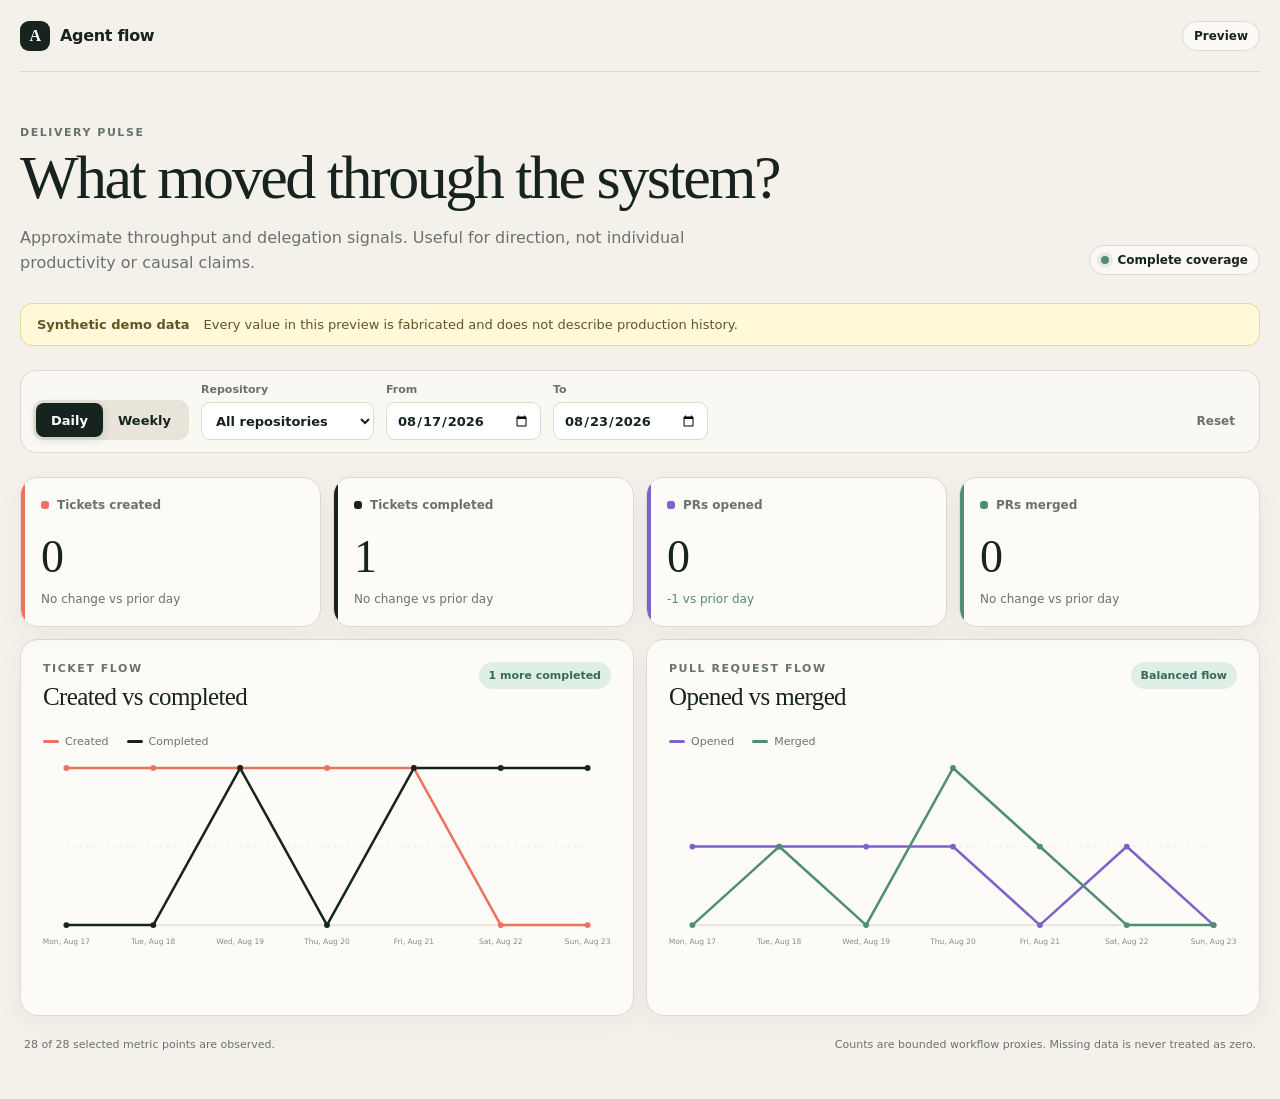
<file: index.html>
<!doctype html>
<html lang="en">
  <head>
    <meta charset="UTF-8" />
    <meta name="viewport" content="width=device-width, initial-scale=1.0" />
    <meta
      name="description"
      content="Throughput proxy dashboard for ticket and pull request flow"
    />
    <title>Agent flow — preview</title>
    <link rel="icon" href="./favicon.svg" type="image/svg+xml" />
    <link rel="stylesheet" href="./styles.css?v=921d85409b52eeef" />
  </head>
  <body>
    <main class="shell">
      <header class="topbar">
        <div class="brand">
          <span class="brand-mark" aria-hidden="true">A</span>
          <span id="brand-label">Agent flow</span>
        </div>
        <div class="preview-badge">Preview</div>
      </header>

      <section class="intro" aria-labelledby="page-title">
        <div>
          <p class="eyebrow">Delivery pulse</p>
          <h1 id="page-title">What moved through the system?</h1>
          <p class="lede">
            Approximate throughput and delegation signals. Useful for direction,
            not individual productivity or causal claims.
          </p>
        </div>
        <div class="quality-pill" id="quality-pill" aria-live="polite">
          <span class="quality-dot"></span>
          <span id="quality-label">Loading coverage…</span>
        </div>
      </section>

      <aside class="demo-notice" id="demo-notice">
        <strong id="dataset-heading">Loading data…</strong>
        <span id="dataset-detail">Checking the bounded aggregate snapshot.</span>
      </aside>

      <section class="controls" aria-label="Dashboard filters">
        <div class="period-toggle" role="group" aria-label="Aggregation period">
          <button type="button" class="period-button active" data-period="daily" aria-pressed="true">Daily</button>
          <button type="button" class="period-button" data-period="weekly" aria-pressed="false">Weekly</button>
        </div>
        <label>
          <span>Repository</span>
          <select id="repository-filter">
            <option value="all">All repositories</option>
          </select>
        </label>
        <label>
          <span>From</span>
          <input id="start-filter" type="date" />
        </label>
        <label>
          <span>To</span>
          <input id="end-filter" type="date" />
        </label>
        <button type="button" class="reset-button" id="reset-filters">Reset</button>
        <p class="filter-error" id="filter-error" role="status" aria-live="polite"></p>
      </section>

      <section class="kpi-grid" id="kpi-grid" aria-label="Latest throughput counts"></section>

      <section class="flow-grid">
        <article class="chart-card">
          <div class="card-heading">
            <div>
              <p class="eyebrow">Ticket flow</p>
              <h2>Created vs completed</h2>
            </div>
            <div class="delta-chip" id="ticket-delta"></div>
          </div>
          <div class="legend" aria-hidden="true">
            <span><i class="swatch coral"></i>Created</span>
            <span><i class="swatch ink"></i>Completed</span>
          </div>
          <div id="ticket-chart" class="chart"></div>
        </article>

        <article class="chart-card">
          <div class="card-heading">
            <div>
              <p class="eyebrow">Pull request flow</p>
              <h2>Opened vs merged</h2>
            </div>
            <div class="delta-chip" id="pr-delta"></div>
          </div>
          <div class="legend" aria-hidden="true">
            <span><i class="swatch violet"></i>Opened</span>
            <span><i class="swatch sage"></i>Merged</span>
          </div>
          <div id="pr-chart" class="chart"></div>
        </article>
      </section>

      <footer>
        <p id="coverage-detail">Coverage is calculated from the selected complete periods.</p>
        <p>Counts are bounded workflow proxies. Missing data is never treated as zero.</p>
      </footer>
    </main>

    <script type="module" src="./app.mjs?v=2c558a41d2ca0c48"></script>
  </body>
</html>
</file>
<file: styles.css>
:root {
  color-scheme: light;
  --paper: #f4f1ea;
  --surface: #fcfbf7;
  --ink: #17231f;
  --muted: #69726d;
  --line: #ddd9cf;
  --coral: #ef725e;
  --violet: #7d63c7;
  --sage: #4e8e73;
  font-family: Inter, ui-sans-serif, system-ui, -apple-system, BlinkMacSystemFont, "Segoe UI", sans-serif;
}

* { box-sizing: border-box; }
body { margin: 0; background: var(--paper); color: var(--ink); }
button, input, select { font: inherit; }
button { color: inherit; }

.shell { width: min(1240px, calc(100% - 40px)); margin: 0 auto; padding-bottom: 48px; }
.topbar { min-height: 72px; display: flex; align-items: center; justify-content: space-between; border-bottom: 1px solid var(--line); }
.brand { display: flex; align-items: center; gap: 10px; font-weight: 750; letter-spacing: -.02em; }
.brand-mark { display: grid; place-items: center; width: 30px; height: 30px; border-radius: 9px; background: var(--ink); color: white; font-family: Georgia, serif; }
.preview-badge, .quality-pill { border: 1px solid var(--line); border-radius: 999px; background: rgba(255,255,255,.58); padding: 7px 11px; font-size: 12px; font-weight: 700; }
.intro { display: flex; align-items: end; justify-content: space-between; gap: 32px; padding: 54px 0 28px; }
.eyebrow { margin: 0 0 8px; color: var(--muted); font-size: 11px; font-weight: 800; letter-spacing: .14em; text-transform: uppercase; }
h1 { margin: 0; max-width: 760px; font-family: Georgia, "Times New Roman", serif; font-size: clamp(38px, 5vw, 62px); font-weight: 500; letter-spacing: -.04em; line-height: .98; }
.lede { max-width: 670px; margin: 18px 0 0; color: var(--muted); font-size: 16px; line-height: 1.55; }
.quality-pill { display: flex; align-items: center; gap: 8px; white-space: nowrap; }
.quality-dot { width: 8px; height: 8px; border-radius: 50%; background: var(--sage); box-shadow: 0 0 0 4px rgba(78,142,115,.12); }
.quality-pill[data-status="partial"] .quality-dot { background: #d59a3a; box-shadow: 0 0 0 4px rgba(213,154,58,.14); }
.quality-pill[data-status="unavailable"] .quality-dot { background: #929893; box-shadow: none; }
.demo-notice { display: flex; align-items: center; gap: 14px; padding: 13px 16px; border: 1px solid #e6d79a; border-radius: 12px; background: #fff8d9; color: #615525; font-size: 13px; }
.demo-notice strong { flex: 0 0 auto; }
.controls { display: flex; flex-wrap: wrap; align-items: end; gap: 12px; margin: 24px 0; padding: 12px; border: 1px solid var(--line); border-radius: 16px; background: rgba(252,251,247,.72); }
.controls label { display: grid; gap: 6px; color: var(--muted); font-size: 11px; font-weight: 750; }
.controls select, .controls input { min-height: 38px; border: 1px solid var(--line); border-radius: 9px; background: white; padding: 0 10px; color: var(--ink); font-size: 13px; }
.period-toggle { display: flex; padding: 3px; border-radius: 10px; background: #e8e4da; }
.period-button { min-height: 34px; border: 0; border-radius: 8px; background: transparent; padding: 0 15px; cursor: pointer; font-size: 13px; font-weight: 750; }
.period-button.active { background: var(--ink); color: white; box-shadow: 0 2px 8px rgba(23,35,31,.16); }
.reset-button { min-height: 38px; margin-left: auto; border: 0; background: transparent; padding: 0 12px; color: var(--muted); cursor: pointer; font-size: 12px; font-weight: 750; }
.filter-error { flex-basis: 100%; margin: 0; color: #9f493a; font-size: 12px; font-weight: 700; }
.filter-error:empty { display: none; }
.controls input[aria-invalid="true"] { border-color: #c45c4b; box-shadow: 0 0 0 2px rgba(196,92,75,.12); }
.kpi-grid { display: grid; grid-template-columns: repeat(4, 1fr); gap: 12px; }
.kpi-card, .chart-card { border: 1px solid var(--line); border-radius: 18px; background: var(--surface); box-shadow: 0 8px 28px rgba(42,49,44,.045); }
.kpi-card { position: relative; overflow: hidden; padding: 20px; }
.kpi-card::before { position: absolute; inset: 0 auto 0 0; width: 4px; background: var(--accent); content: ""; }
.kpi-card.coral { --accent: var(--coral); } .kpi-card.ink { --accent: var(--ink); } .kpi-card.violet { --accent: var(--violet); } .kpi-card.sage { --accent: var(--sage); }
.kpi-label { display: flex; align-items: center; gap: 8px; color: var(--muted); font-size: 12px; font-weight: 750; }
.metric-icon { width: 8px; height: 8px; border-radius: 3px; background: var(--accent); }
.kpi-value { margin-top: 22px; font-family: Georgia, serif; font-size: 46px; line-height: 1; }
.kpi-change { margin-top: 12px; color: var(--muted); font-size: 12px; }
.kpi-change.up { color: #aa4e3f; } .kpi-change.down { color: var(--sage); }
.flow-grid { display: grid; grid-template-columns: 1fr 1fr; gap: 12px; margin-top: 12px; }
.chart-card { min-width: 0; padding: 22px; }
.card-heading { display: flex; align-items: start; justify-content: space-between; gap: 16px; }
h2 { margin: 0; font-family: Georgia, serif; font-size: 25px; font-weight: 500; letter-spacing: -.025em; }
.delta-chip { flex: 0 0 auto; border-radius: 999px; padding: 7px 10px; background: #f1eee6; color: var(--muted); font-size: 11px; font-weight: 750; }
.delta-chip.warm { background: #fce7e1; color: #9f493a; } .delta-chip.cool { background: #dfeee7; color: #356b55; }
.legend { display: flex; gap: 18px; margin: 24px 0 5px; color: var(--muted); font-size: 11px; }
.legend span { display: flex; align-items: center; gap: 6px; }
.swatch { width: 16px; height: 3px; border-radius: 2px; } .swatch.coral { background: var(--coral); } .swatch.ink { background: var(--ink); } .swatch.violet { background: var(--violet); } .swatch.sage { background: var(--sage); }
.chart { min-height: 240px; }
.chart svg { display: block; width: 100%; height: auto; overflow: visible; }
.chart text { fill: #858b87; font-size: 9px; }
.axis { stroke: #c9c7bf; } .gridline { stroke: #e8e5dd; stroke-dasharray: 3 5; }
.empty-state { min-height: 240px; display: grid; place-items: center; color: var(--muted); font-size: 13px; }
footer { display: flex; justify-content: space-between; gap: 24px; padding: 22px 4px 0; color: var(--muted); font-size: 11px; }
footer p { margin: 0; }

@media (max-width: 900px) {
  .kpi-grid { grid-template-columns: repeat(2, 1fr); }
  .flow-grid { grid-template-columns: 1fr; }
  .controls { flex-wrap: wrap; }
  .reset-button { margin-left: 0; }
}

@media (max-width: 600px) {
  .shell { width: min(100% - 24px, 1240px); }
  .topbar { min-height: 60px; }
  .intro { display: grid; padding: 36px 0 22px; }
  h1 { font-size: 40px; }
  .quality-pill { width: fit-content; }
  .demo-notice { align-items: start; flex-direction: column; gap: 5px; }
  .controls { display: grid; grid-template-columns: 1fr 1fr; }
  .period-toggle, .controls label:first-of-type { grid-column: 1 / -1; }
  .filter-error { grid-column: 1 / -1; }
  .period-button { flex: 1; }
  .controls select, .controls input { width: 100%; }
  .kpi-grid { grid-template-columns: 1fr 1fr; }
  .kpi-card { padding: 16px; }
  .kpi-value { margin-top: 18px; font-size: 38px; }
  .card-heading { display: grid; }
  .delta-chip { width: fit-content; }
  .chart-card { padding: 18px 14px; }
  footer { flex-direction: column; gap: 8px; }
}

/* Measured-route enhancements leave the approved synthetic design unchanged. */
[hidden] { display: none !important; }
.load-notice { margin: 16px 0; padding: 14px 16px; border: 1px solid var(--line); border-radius: 12px; background: var(--surface); display: flex; align-items: center; justify-content: space-between; gap: 12px; font-size: 14px; }
.load-notice button, .freshness button { min-height: 40px; border: 1px solid var(--line); border-radius: 8px; padding: 8px 12px; background: white; cursor: pointer; white-space: nowrap; }
.measured .freshness { margin: 14px 0 0; display: flex; align-items: center; gap: 14px; font-size: 12px; line-height: 1.7; color: var(--muted); }
.measured .freshness p { margin: 0; flex: 1; }
.measured .freshness[data-status="warning"] { color: #80551c; }
.measured .date-help { flex-basis: 100%; margin: 2px 0 0; color: var(--muted); font-size: 12px; line-height: 1.5; }
.measured .range-summary { margin: 0 2px 14px; font-size: 13px; line-height: 1.6; font-weight: 650; }
.measured .kpi-period { font-size: 11px; color: var(--muted); margin-top: 14px; }
.measured .kpi-value { margin-top: 8px; }
.measured .kpi-latest { margin-top: 16px; font-size: 12px; line-height: 1.5; }
.measured .kpi-latest span { display: block; color: var(--muted); font-size: 11px; }
.measured .kpi-change { margin-top: 6px; }
.measured .partial-note { margin-top: 8px; color: #80551c; font-size: 11px; line-height: 1.5; }
.measured .chart svg { overflow: hidden; }
.measured .chart text { font-size: 12px; fill: #59635d; }
.measured .chart .axis-unit { font-size: 11px; }
.measured .chart-values { margin-top: 8px; font-size: 12px; }
.measured .chart-values summary { cursor: pointer; min-height: 44px; padding: 12px 0; font-weight: 700; }
.measured .chart-values p { color: var(--muted); line-height: 1.5; }
.measured .chart-values table { width: 100%; border-collapse: collapse; font-size: 12px; table-layout: fixed; }
.measured .chart-values caption { text-align: left; padding-bottom: 10px; font-weight: 700; }
.measured .chart-values th, .measured .chart-values td { padding: 9px 5px; text-align: right; border-bottom: 1px solid var(--line); overflow-wrap: anywhere; }
.measured .chart-values th:first-child { text-align: left; width: 46%; }
.measured .chart-values tbody th { font-weight: 500; }
.measured :is(button, select, input, summary):focus-visible, #retry-load:focus-visible { outline: 3px solid var(--violet); outline-offset: 3px; }
@media (max-width: 600px) {
  .measured .freshness { align-items: start; flex-direction: column; }
  .measured .controls > * { min-width: 0; }
  .measured .date-help { grid-column: 1 / -1; }
  .measured .controls input { min-width: 0; }
  .measured .controls label { min-width: 0; }
  .load-notice { align-items: start; flex-direction: column; }
}
</file>
